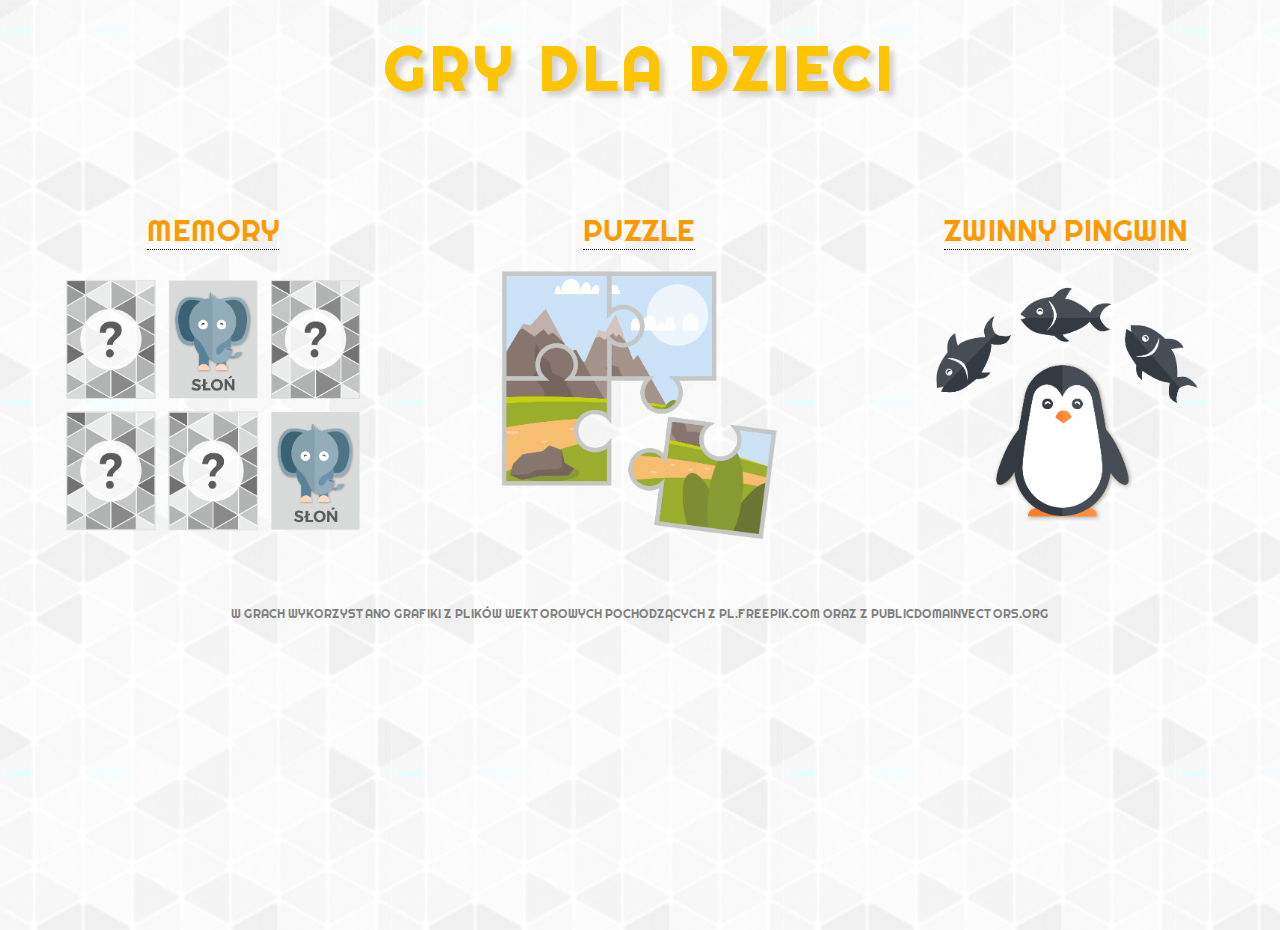
<file: index.html>
<!DOCTYPE html>
<html>

    <head>
        <meta charset="utf-8">
        <title>Gry dla dzieci</title>
        <link rel='stylesheet' href='css/style.css'>
        <link href="https://fonts.googleapis.com/css?family=Righteous&display=swap&subset=latin-ext" rel="stylesheet">

    </head>

    <body>
        <header>
            <h1>Gry dla dzieci</h1>
        </header>
        <section class="games">
            <div class="memory">
                <div class="kind_game">
                    <div class="tooltip">
                        Memory
                        <p class="tooltiptext">MEMORY - gra polega na odnajdowaniu par takich samych kart. Gracz odsłania 2 karty. Jeśli są to takie same karty, zostaną one zdjęte z&nbsp;planszy. Jeśli nie, karty zostaną ponownie zasłonięte. Celem gracza jest zdjęcie wszystkich kart przy możliwie najmniejszej liczbie ruchów.</p>
                    </div>
                </div>
                <a href="./memory.html">
                    <div class="icon game1">
                    </div>
                </a>
            </div>
            <div class="puzzle">
                <div class="kind_game">
                    <div class="tooltip">
                        Puzzle
                        <p class="tooltiptext">PUZZLE - gra polega na ułóżeniu wybranego obrazka z&nbsp;przemieszanych elementów. Jedno miejsce jest puste i&nbsp;umożliwia przesuwanie sąsiednich elementów względem siebie. Do wyboru gracz ma 4 obrazki do ułożenia. Czas rozgrywki ani wykonanywane ruchy nie są zliczane - po prostu baw się dobrze!</p>
                    </div>
                </div>
                <a href="./puzzle1.html">
                    <div class="icon game2">
                    </div>
                </a>
            </div>
            <div class="penguin">
                <div class="kind_game">
                    <div class="tooltip">
                        Zwinny pingwin
                        <p class="tooltiptext">ZWINNY PINGWIN - gra polega na sterowaniu pingwinkiem w&nbsp;obrębie planszy tak, aby zebrał jak największą liczbę rybek. Zwierzątko porusza się zwinnie, a&nbsp;zderzenie ze ścianą kończy grę, więc reaguj szybko, bo czas na ruch bywa bardzo krótki. Steruj za pomocą strzałek. </p>
                    </div>
                </div>
                <a href="./penguin.html">
                    <div class="icon game3">
                    </div>
                </a>
            </div>
        </section>
        <div class="graphics">
            W grach wykorzystano grafiki z plików wektorowych pochodzących z <a href="https://pl.freepik.com/darmowe-wektory/zwierzat" target="_blank" title="wektory ZWIERZĘTA">pl.freepik.com</a> oraz z <a href="https://publicdomainvectors.org/en/free-clipart/nature/" target="_blank" title="wektory NATURA">publicdomainvectors.org</a>
        </div>
    </body>
</html>
</file>
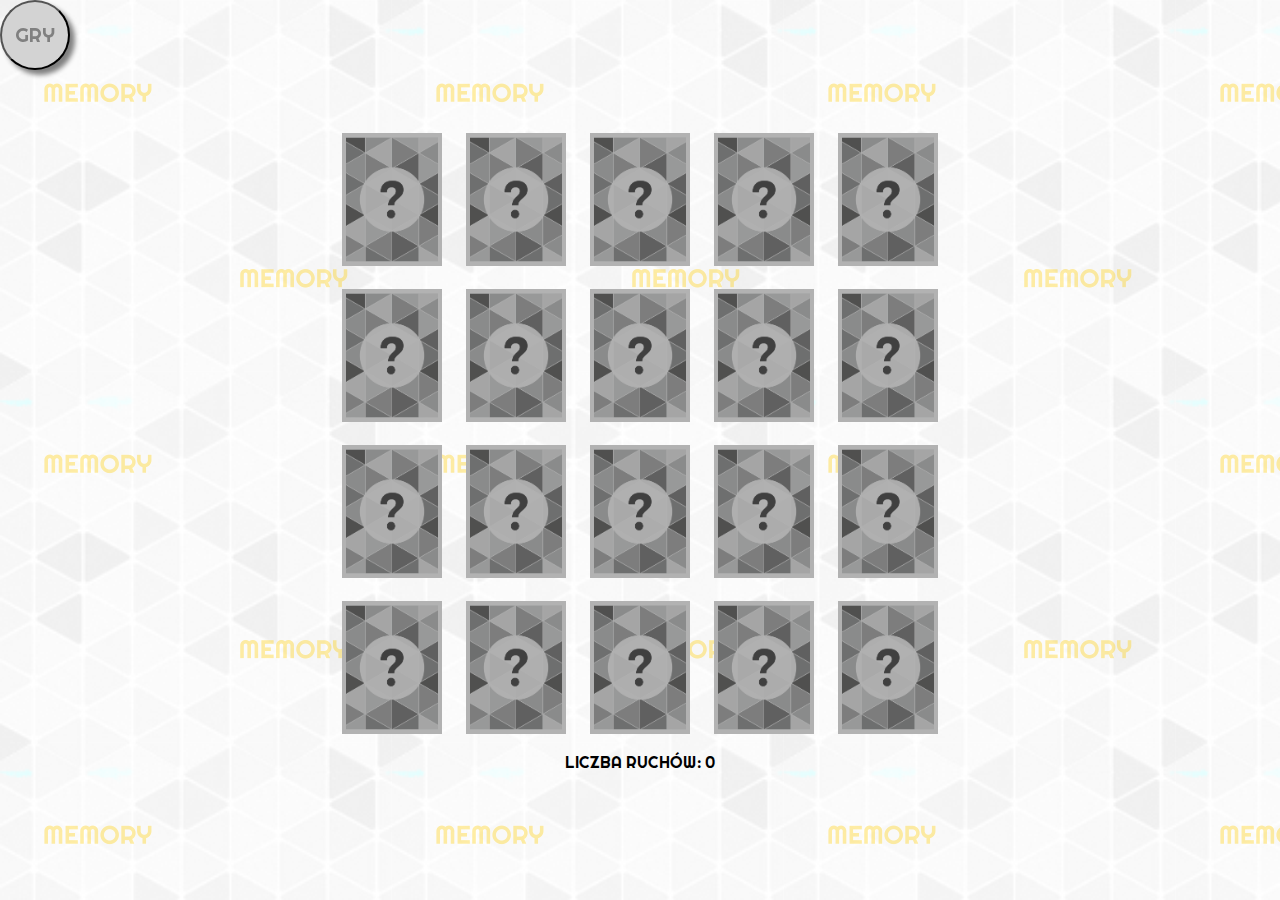
<file: memory.html>
<!DOCTYPE html>
<html>
    <head>
        <meta charset="utf-8">
        <title>Memory</title>
        <link rel='stylesheet' href='css/style.css'>
        <link href="https://fonts.googleapis.com/css?family=Righteous&display=swap&subset=latin-ext" rel="stylesheet">
    </head>

    <body>
        <main class="game-memory">
            <section class="memo">
                <div class="memory-board">
                    <!--Pierwsza linia kart-->
                    <div class="clearfix cardsLine">
                        <div id="card0" class="cards"></div>
                        <div id="card1" class="cards"></div>
                        <div id="card2" class="cards"></div>
                        <div id="card3" class="cards"></div>
                        <div id="card4" class="cards"></div>
                    </div>
                    <!--Druga linia kart-->
                    <div class="clearfix cardsLine">
                        <div id="card5" class="cards"></div>
                        <div id="card6" class="cards"></div>
                        <div id="card7" class="cards"></div>
                        <div id="card8" class="cards"></div>
                        <div id="card9" class="cards"></div>
                    </div>
                    <!--Trzecia linia kart-->
                    <div class="clearfix cardsLine">
                        <div id="card10" class="cards"></div>
                        <div id="card11" class="cards"></div>
                        <div id="card12" class="cards"></div>
                        <div id="card13" class="cards"></div>
                        <div id="card14" class="cards"></div>
                    </div>
                    <!--Czwarta linia kart-->
                    <div class="clearfix cardsLine">
                        <div id="card15" class="cards"></div>
                        <div id="card16" class="cards"></div>
                        <div id="card17" class="cards"></div>
                        <div id="card18" class="cards"></div>
                        <div id="card19" class="cards"></div>
                    </div>
                </div>
                <!--Zliczanie ruchów-->
                <div class="memory-score">
                    <div class="score">
                        Liczba ruchów: 0
                    </div>
                </div>
            </section>
            <!--Klawisz cofający do menu z grami-->
            <a href="./index.html">
                <button class="back" title="Wróć do wyboru gier">
                    Gry
                </button>
            </a>
        </main>
        <script src="js/memory.js" type="text/javascript">
        </script>
    </body>

</html>
</file>
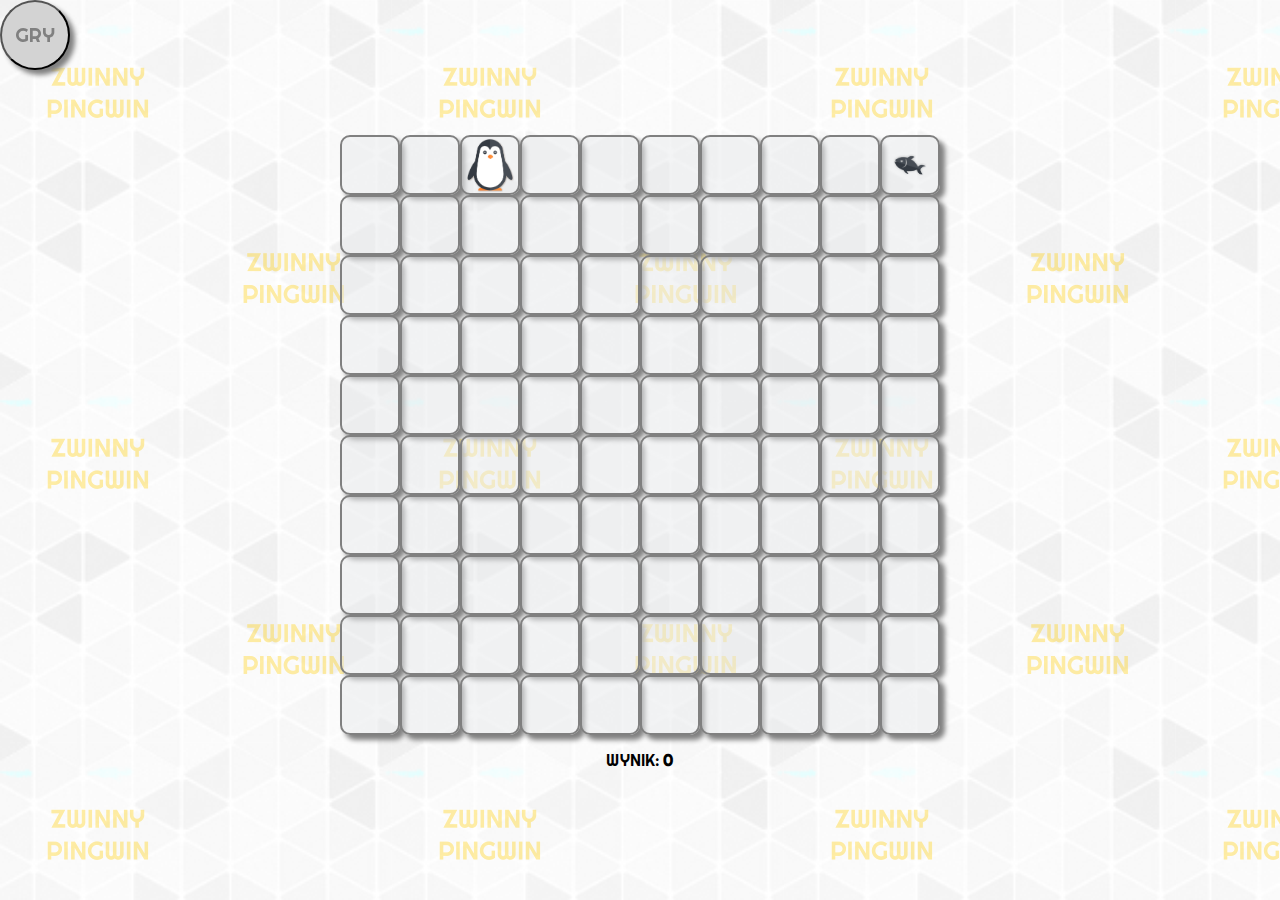
<file: penguin.html>
<!DOCTYPE html>
<html>
    <head>
        <meta charset="utf-8">
        <title>Zwinny pingwin</title>
        <link rel='stylesheet' href='css/style.css'>
        <link href="https://fonts.googleapis.com/css?family=Righteous&display=swap&subset=latin-ext" rel="stylesheet">
    </head>

    <body>
        <main class="game-penguin">
            <section class="peng">
                <!--Plansza, po której porusza się pingwin-->
                <div class='penguin-board'>
                    <div></div>
                    <div></div>
                    <div></div>
                    <div></div>
                    <div></div>
                    <div></div>
                    <div></div>
                    <div></div>
                    <div></div>
                    <div></div>
                    <div></div>
                    <div></div>
                    <div></div>
                    <div></div>
                    <div></div>
                    <div></div>
                    <div></div>
                    <div></div>
                    <div></div>
                    <div></div>
                    <div></div>
                    <div></div>
                    <div></div>
                    <div></div>
                    <div></div>
                    <div></div>
                    <div></div>
                    <div></div>
                    <div></div>
                    <div></div>
                    <div></div>
                    <div></div>
                    <div></div>
                    <div></div>
                    <div></div>
                    <div></div>
                    <div></div>
                    <div></div>
                    <div></div>
                    <div></div>
                    <div></div>
                    <div></div>
                    <div></div>
                    <div></div>
                    <div></div>
                    <div></div>
                    <div></div>
                    <div></div>
                    <div></div>
                    <div></div>
                    <div></div>
                    <div></div>
                    <div></div>
                    <div></div>
                    <div></div>
                    <div></div>
                    <div></div>
                    <div></div>
                    <div></div>
                    <div></div>
                    <div></div>
                    <div></div>
                    <div></div>
                    <div></div>
                    <div></div>
                    <div></div>
                    <div></div>
                    <div></div>
                    <div></div>
                    <div></div>
                    <div></div>
                    <div></div>
                    <div></div>
                    <div></div>
                    <div></div>
                    <div></div>
                    <div></div>
                    <div></div>
                    <div></div>
                    <div></div>
                    <div></div>
                    <div></div>
                    <div></div>
                    <div></div>
                    <div></div>
                    <div></div>
                    <div></div>
                    <div></div>
                    <div></div>
                    <div></div>
                    <div></div>
                    <div></div>
                    <div></div>
                    <div></div>
                    <div></div>
                    <div></div>
                    <div></div>
                    <div></div>
                    <div></div>
                    <div></div>
                </div>
                <!--Zliczanie zebranych rybek-->
                <div class="penguin-score">
                    <div class="points">
                        Wynik: <strong>0</strong>
                    </div>
                </div>
                <!--Dla małych ekranów: strzałki do nawigowania pingwinem-->
                <div class="arrows">
                    <div class="small">
                    </div>
                    <div class="small arr up">
                    </div>
                    <div class="small">
                    </div>
                    <div class="small arr left">
                    </div>
                    <div class="small">
                    </div>
                    <div class="small arr right">
                    </div>
                    <div class="small">
                    </div>
                    <div class="small arr down">
                    </div>
                    <div class="small">
                    </div>
                </div>
            </section>
            <!--Klawisz cofający do menu z grami-->
            <a href="./index.html">
                <button class="back" title="Wróć do wyboru gier">
                    Gry
                </button>
            </a>
        </main>
        <script src="js/penguin.js" type="text/javascript">
        </script>
    </body>
</html>
</file>
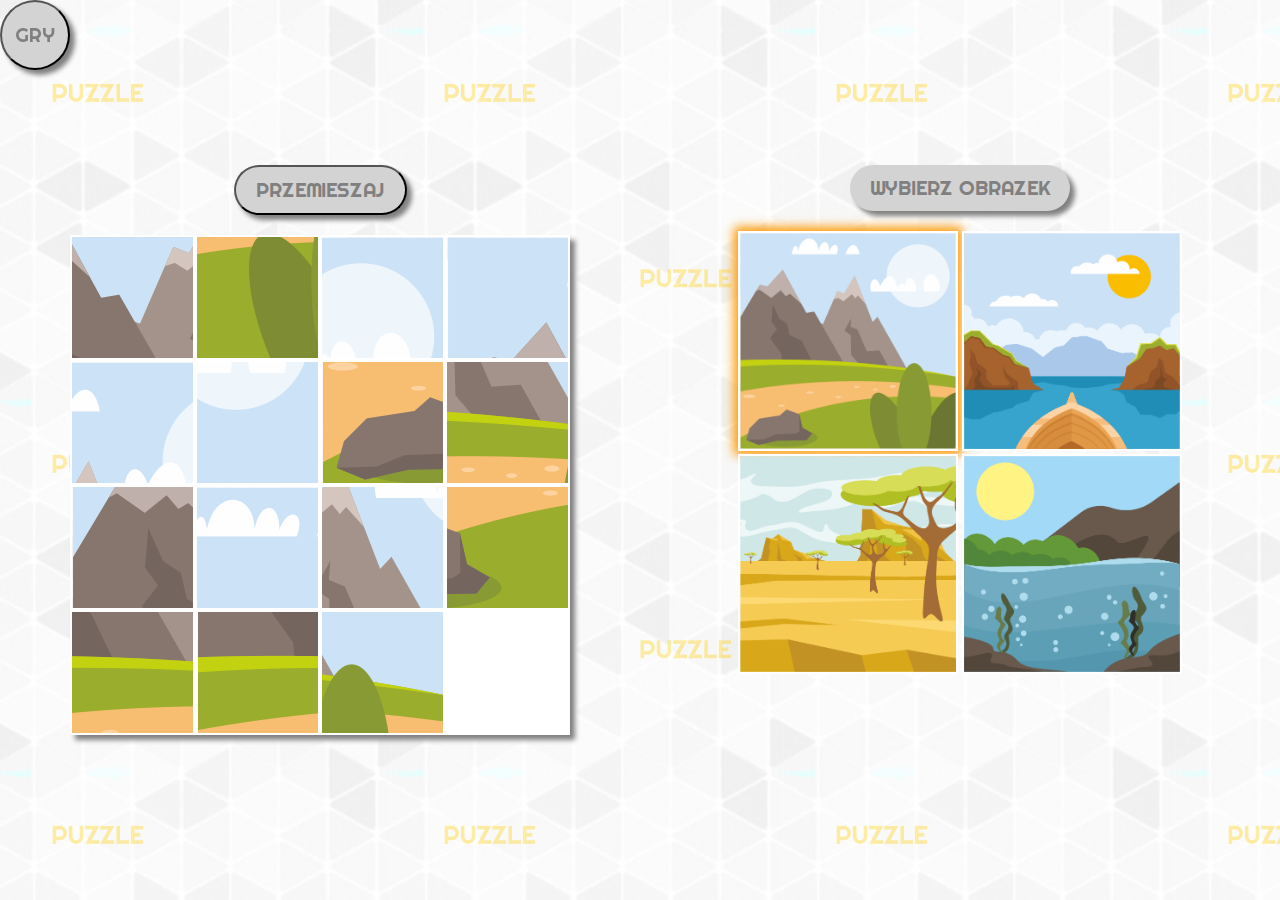
<file: puzzle1.html>
<!DOCTYPE html>
<html>

    <head>
        <meta charset="utf-8">
        <title>Puzzle</title>
        <link rel='stylesheet' href='css/style.css'>
        <link href="https://fonts.googleapis.com/css?family=Righteous&display=swap&subset=latin-ext" rel="stylesheet">
        <style>
            .block1, .block2, .block3, .block4, .block5, .block6, .block7, .block8, .block9, .block10, .block11, .block12, .block13, .block14, .block15 {
                background-image: url(./img/puzzle/mountain.png);
            }
        </style>
    </head>

    <body>
        <main class="game-puzzle">
            <!--Sekcja z układanym aktualnie obrazkiem-->
            <section class="main-puzzle">
                <button class="center mix" onClick="mix()">Przemieszaj</button>
                <div class="table center">
                     <div id="part1">
                        <div id="square1_1" class="block6" onClick="clkBlock(1,1)"></div>
                        <div id="square1_2" class="block15" onClick="clkBlock(1,2)"></div>
                        <div id="square1_3" class="block4" onClick="clkBlock(1,3)"></div>
                        <div id="square1_4" class="block1" onClick="clkBlock(1,4)"></div>
                     </div>
                     <div id="part2">
                        <div id="square2_1" class="block3" onClick="clkBlock(2,1)"></div>
                        <div id="square2_2" class="block8" onClick="clkBlock(2,2)"></div>
                        <div id="square2_3" class="block13" onClick="clkBlock(2,3)"></div>
                        <div id="square2_4" class="block11" onClick="clkBlock(2,4)"></div>
                     </div>
                     <div id="part3">
                        <div id="square3_1" class="block5" onClick="clkBlock(3,1)"></div>
                        <div id="square3_2" class="block2" onClick="clkBlock(3,2)"></div>
                        <div id="square3_3" class="block7" onClick="clkBlock(3,3)"></div>
                        <div id="square3_4" class="block14" onClick="clkBlock(3,4)"></div>
                     </div>
                     <div id="part4">
                        <div id="square4_1" class="block10" onClick="clkBlock(4,1)"></div>
                        <div id="square4_2" class="block9" onClick="clkBlock(4,2)"></div>
                        <div id="square4_3" class="block12" onClick="clkBlock(4,3)"></div>
                        <div id="square4_4" class="block16" onClick="clkBlock(4,4)"></div>
                     </div>
                </div>
            </section>
            <!--Sekcja z obrazkami do wyboru-->
            <section class="choice-puzzle">
                <div class="center choice">
                    Wybierz obrazek
                </div>
                <div class="table">
                    <div class="line1">
                        <a href="#">
                            <div class="kind1 checked">
                            </div>
                        </a>
                        <a href="./puzzle2.html">
                            <div class="kind2">
                            </div>
                        </a>
                    </div>
                    <div class="line2">
                        <a href="./puzzle3.html">
                            <div class="kind3">
                            </div>
                        </a>
                        <a href="./puzzle4.html">
                            <div class="kind4">
                            </div>
                        </a>
                    </div>
                </div>
            </section>
            <!--Klawisz cofający do menu z grami-->
            <a href="./index.html">
                <button class="back" title="Wróć do wyboru gier">
                    Gry
                </button>
            </a>
        </main>

        <script>
            //tworzę funkcję do zamiany poszczególnych puzzli
            function goBlocks(square1, square2) {
                var sq = document.getElementById(square1).className;
                document.getElementById(square1).className = document.getElementById(square2).className;
                document.getElementById(square2).className = sq;

                //sprawdzam, czy obrazek jest ułożony w całość
                if ((document.getElementById("square1_1").classList.contains("block1"))&&(document.getElementById("square1_2").classList.contains("block2"))&&(document.getElementById("square1_3").classList.contains("block3"))&&(document.getElementById("square1_4").classList.contains("block4"))
                &&(document.getElementById("square2_1").classList.contains("block5"))&&(document.getElementById("square2_2").classList.contains("block6"))&&(document.getElementById("square2_3").classList.contains("block7"))&&(document.getElementById("square2_4").classList.contains("block8"))
                &&(document.getElementById("square3_1").classList.contains("block9"))&&(document.getElementById("square3_2").classList.contains("block10"))&&(document.getElementById("square3_3").classList.contains("block11"))&&(document.getElementById("square3_4").classList.contains("block12"))
                &&(document.getElementById("square4_1").classList.contains("block13"))&&(document.getElementById("square4_2").classList.contains("block14"))&&(document.getElementById("square4_3").classList.contains("block15"))&&(document.getElementById("square4_4").classList.contains("block16"))) {
                    return alert("Brawo! Obrazek gotowy!");
                }
            }

            //tworzę funkcję, która przetasuje układ puzzli
            function mix() {
                for (var row = 1; row <= 4; row++) {
                    for (var col = 1; col <= 4; col++) {
                        var roww = Math.floor(Math.random()*4 + 1); //losowy rząd 1-4
                        var coll = Math.floor(Math.random()*4 + 1); //losowa kolumna 1-4

                        goBlocks("square" + row + "_" + col, "square" + roww + "_" + coll);
                    }
                }
            }

            //funkcja do przesuwania puzzli w miejsce białego miejsca
            function clkBlock(row,col) {
                var square = document.getElementById("square" + row + "_" + col);
                var block = square.className;
                if (block != "block16") {
                    // jeśli puste miejsce mam po lewej stronie
                    if (col > 1) {
                        if (document.getElementById("square" + row + "_" + (col - 1)).className == "block16") {
                            goBlocks("square" + row + "_" + col, "square" + row + "_" + (col - 1));
                            return;
                        }
                    }
                    // jeśli puste miejsce mam po prawej stronie
                    if (col < 4) {
                        if (document.getElementById("square" + row + "_" + (col + 1)).className == "block16") {
                            goBlocks("square" + row + "_" + col, "square" + row + "_" + (col + 1));
                            return;
                        }
                    }
                    // jeśli puste miejsce mam powyżej
                    if (row > 1 ) {
                        if (document.getElementById("square" + (row - 1) + "_" + col).className == "block16") {
                            goBlocks("square" + row + "_" + col, "square" + (row - 1) + "_" + col);
                            return;
                        }
                    }
                    // jeśli puste miejsce mam poniżej
                    if (row < 4 ) {
                        if (document.getElementById("square" + (row + 1) + "_" + col).className == "block16") {
                            goBlocks("square" + row + "_" + col, "square" + (row + 1) + "_" + col);
                            return;
                        }
                    }
                }
            }
        </script>
    </body>

</html>
</file>
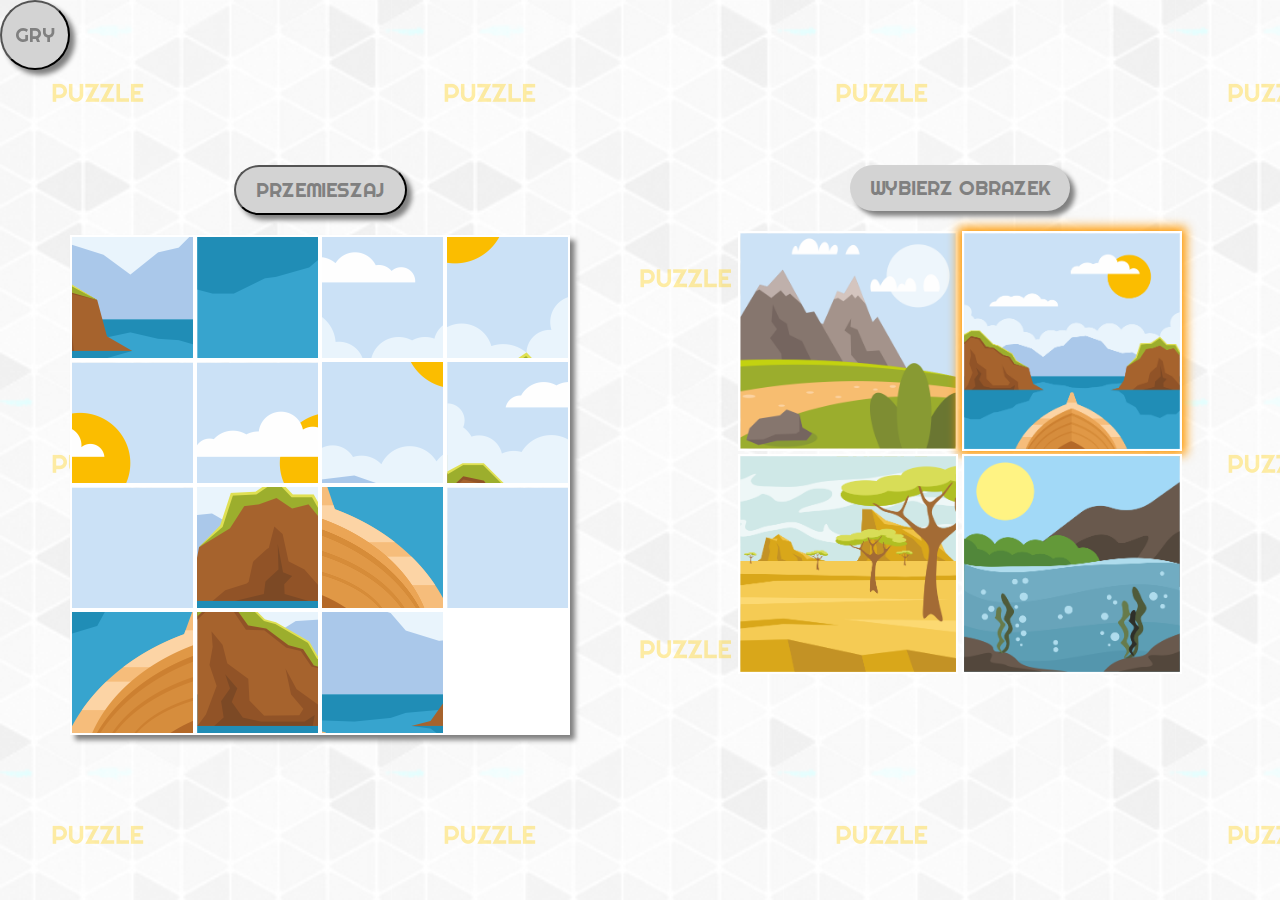
<file: puzzle2.html>
<!DOCTYPE html>
<html>

    <head>
        <meta charset="utf-8">
        <title>Puzzle</title>
        <link rel='stylesheet' href='css/style.css'>
        <link href="https://fonts.googleapis.com/css?family=Righteous&display=swap&subset=latin-ext" rel="stylesheet">
        <style>
            .block1, .block2, .block3, .block4, .block5, .block6, .block7, .block8, .block9, .block10, .block11, .block12, .block13, .block14, .block15 {
                background-image: url(./img/puzzle/lake.png);
            }
        </style>
    </head>

    <body>
        <main class="game-puzzle">
            <!--Sekcja z układanym aktualnie obrazkiem-->
            <section class="main-puzzle">
                <button class="center mix" onClick="mix()">Przemieszaj</button>
                <div class="table center">
                     <div id="part1">
                        <div id="square1_1" class="block10" onClick="clkBlock(1,1)"></div>
                        <div id="square1_2" class="block13" onClick="clkBlock(1,2)"></div>
                        <div id="square1_3" class="block6" onClick="clkBlock(1,3)"></div>
                        <div id="square1_4" class="block8" onClick="clkBlock(1,4)"></div>
                     </div>
                     <div id="part2">
                        <div id="square2_1" class="block4" onClick="clkBlock(2,1)"></div>
                        <div id="square2_2" class="block3" onClick="clkBlock(2,2)"></div>
                        <div id="square2_3" class="block7" onClick="clkBlock(2,3)"></div>
                        <div id="square2_4" class="block5" onClick="clkBlock(2,4)"></div>
                     </div>
                     <div id="part3">
                        <div id="square3_1" class="block2" onClick="clkBlock(3,1)"></div>
                        <div id="square3_2" class="block12" onClick="clkBlock(3,2)"></div>
                        <div id="square3_3" class="block15" onClick="clkBlock(3,3)"></div>
                        <div id="square3_4" class="block1" onClick="clkBlock(3,4)"></div>
                     </div>
                     <div id="part4">
                        <div id="square4_1" class="block14" onClick="clkBlock(4,1)"></div>
                        <div id="square4_2" class="block9" onClick="clkBlock(4,2)"></div>
                        <div id="square4_3" class="block11" onClick="clkBlock(4,3)"></div>
                        <div id="square4_4" class="block16" onClick="clkBlock(4,4)"></div>
                     </div>
                </div>
            </section>
            <!--Sekcja z obrazkami do wyboru-->
            <section class="choice-puzzle">
                <div class="center choice">
                    Wybierz obrazek
                </div>
                <div class="table">
                  <div class="line1">
                      <a href="./puzzle1.html">
                          <div class="kind1">
                          </div>
                      </a>
                      <a href="#">
                          <div class="kind2 checked">
                          </div>
                      </a>
                  </div>
                  <div class="line2">
                      <a href="./puzzle3.html">
                          <div class="kind3">
                          </div>
                      </a>
                      <a href="./puzzle4.html">
                          <div class="kind4">
                          </div>
                      </a>
                  </div>
                </div>
            </section>
            <!--Klawisz cofający do menu z grami-->
            <a href="./index.html">
                <button class="back" title="Wróć do wyboru gier">
                    Gry
                </button>
            </a>
        </main>

        <script>
            //tworzę funkcję do zamiany poszczególnych puzzli
            function goBlocks(square1, square2) {
                var sq = document.getElementById(square1).className;
                document.getElementById(square1).className = document.getElementById(square2).className;
                document.getElementById(square2).className = sq;

                //sprawdzam, czy obrazek jest ułożony w całość
                if ((document.getElementById("square1_1").classList.contains("block1"))&&(document.getElementById("square1_2").classList.contains("block2"))&&(document.getElementById("square1_3").classList.contains("block3"))&&(document.getElementById("square1_4").classList.contains("block4"))
                &&(document.getElementById("square2_1").classList.contains("block5"))&&(document.getElementById("square2_2").classList.contains("block6"))&&(document.getElementById("square2_3").classList.contains("block7"))&&(document.getElementById("square2_4").classList.contains("block8"))
                &&(document.getElementById("square3_1").classList.contains("block9"))&&(document.getElementById("square3_2").classList.contains("block10"))&&(document.getElementById("square3_3").classList.contains("block11"))&&(document.getElementById("square3_4").classList.contains("block12"))
                &&(document.getElementById("square4_1").classList.contains("block13"))&&(document.getElementById("square4_2").classList.contains("block14"))&&(document.getElementById("square4_3").classList.contains("block15"))&&(document.getElementById("square4_4").classList.contains("block16"))) {
                    return alert("Brawo! Obrazek gotowy!");
                }
            }

            //tworzę funkcję, która przetasuje układ puzzli
            function mix() {
                for (var row = 1; row <= 4; row++) {
                    for (var col = 1; col <= 4; col++) {
                        var roww = Math.floor(Math.random()*4 + 1); //losowy rząd 1-4
                        var coll = Math.floor(Math.random()*4 + 1); //losowa kolumna 1-4

                        goBlocks("square" + row + "_" + col, "square" + roww + "_" + coll);
                        return;
                    }
                }
            }

            //funkcja do przesuwania puzzli w miejsce białego miejsca
            function clkBlock(row,col) {
                var block = (document.getElementById("square" + row + "_" + col)).className;
                if (block != "block16") {
                    // jeśli puste miejsce mam po lewej stronie
                    if (col > 1) {
                        if (document.getElementById("square" + row + "_" + (col - 1)).className == "block16") {
                            goBlocks("square" + row + "_" + col, "square" + row + "_" + (col - 1));
                            return;
                        }
                    }
                    // jeśli puste miejsce mam po prawej stronie
                    if (col < 4) {
                        if (document.getElementById("square" + row + "_" + (col + 1)).className == "block16") {
                            goBlocks("square" + row + "_" + col, "square" + row + "_" + (col + 1));
                            return;
                        }
                    }
                    // jeśli puste miejsce mam powyżej
                    if (row > 1 ) {
                        if (document.getElementById("square" + (row - 1) + "_" + col).className == "block16") {
                            goBlocks("square" + row + "_" + col, "square" + (row - 1) + "_" + col);
                            return;
                        }
                    }
                    // jeśli puste miejsce mam poniżej
                    if (row < 4 ) {
                        if (document.getElementById("square" + (row + 1) + "_" + col).className == "block16") {
                            goBlocks("square" + row + "_" + col, "square" + (row + 1) + "_" + col);
                            return;
                        }
                    }
                }
            }
        </script>
    </body>

</html>
</file>
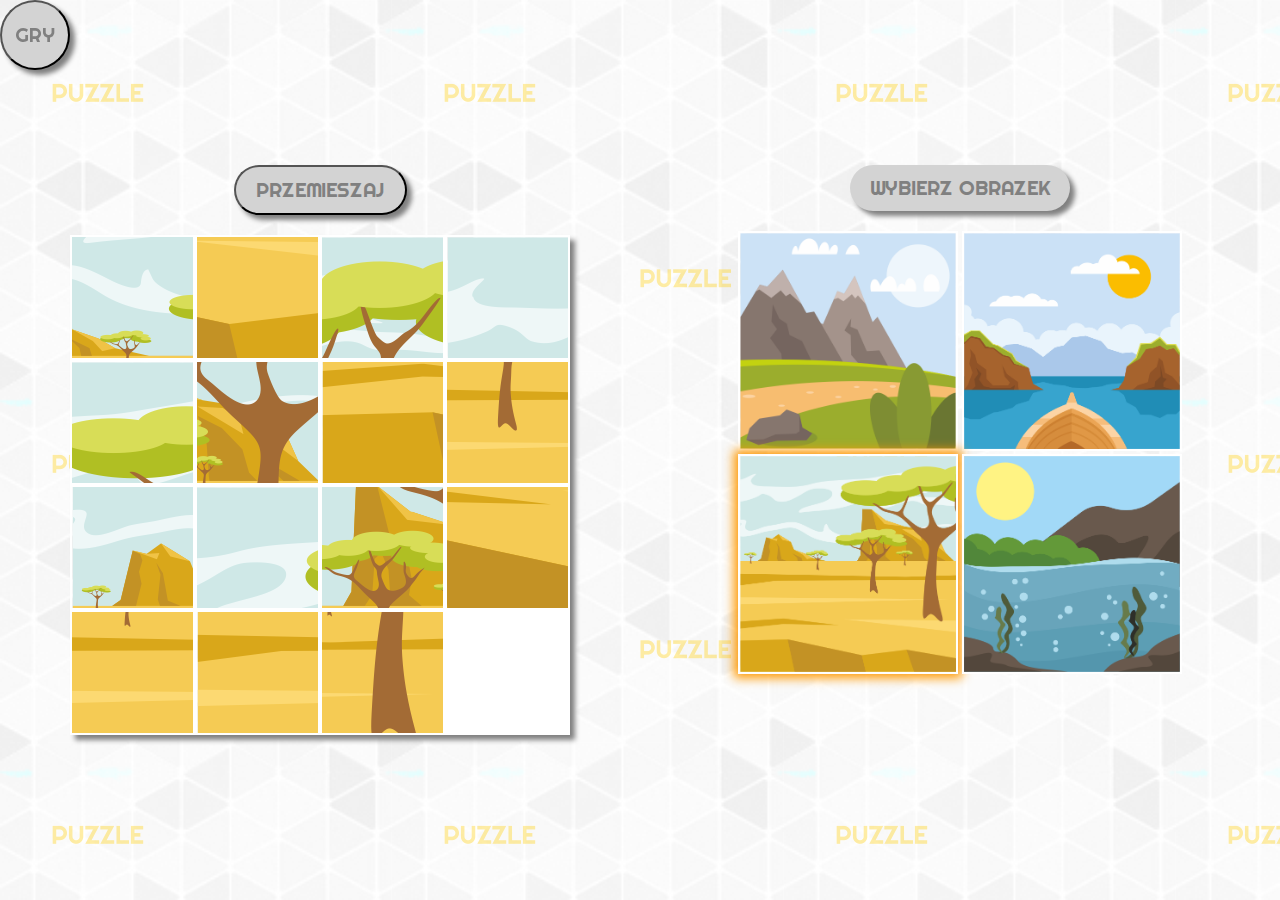
<file: puzzle3.html>
<!DOCTYPE html>
<html>

    <head>
        <meta charset="utf-8">
        <title>Puzzle</title>
        <link rel='stylesheet' href='css/style.css'>
        <link href="https://fonts.googleapis.com/css?family=Righteous&display=swap&subset=latin-ext" rel="stylesheet">
        <style>
            .block1, .block2, .block3, .block4, .block5, .block6, .block7, .block8, .block9, .block10, .block11, .block12, .block13, .block14, .block15 {
                background-image: url(./img/puzzle/desert.png);
            }
        </style>
    </head>

    <body>
        <main class="game-puzzle">
            <!--Sekcja z układanym aktualnie obrazkiem-->
            <section class="main-puzzle">
                <button class="center mix" onClick="mix()">Przemieszaj</button>
                <div class="table center">
                    <div id="part1">
                       <div id="square1_1" class="block6" onClick="clkBlock(1,1)"></div>
                       <div id="square1_2" class="block15" onClick="clkBlock(1,2)"></div>
                       <div id="square1_3" class="block4" onClick="clkBlock(1,3)"></div>
                       <div id="square1_4" class="block1" onClick="clkBlock(1,4)"></div>
                    </div>
                    <div id="part2">
                       <div id="square2_1" class="block3" onClick="clkBlock(2,1)"></div>
                       <div id="square2_2" class="block8" onClick="clkBlock(2,2)"></div>
                       <div id="square2_3" class="block13" onClick="clkBlock(2,3)"></div>
                       <div id="square2_4" class="block11" onClick="clkBlock(2,4)"></div>
                    </div>
                    <div id="part3">
                       <div id="square3_1" class="block5" onClick="clkBlock(3,1)"></div>
                       <div id="square3_2" class="block2" onClick="clkBlock(3,2)"></div>
                       <div id="square3_3" class="block7" onClick="clkBlock(3,3)"></div>
                       <div id="square3_4" class="block14" onClick="clkBlock(3,4)"></div>
                    </div>
                    <div id="part4">
                       <div id="square4_1" class="block10" onClick="clkBlock(4,1)"></div>
                       <div id="square4_2" class="block9" onClick="clkBlock(4,2)"></div>
                       <div id="square4_3" class="block12" onClick="clkBlock(4,3)"></div>
                       <div id="square4_4" class="block16" onClick="clkBlock(4,4)"></div>
                    </div>
                </div>
            </section>
            <!--Sekcja z obrazkami do wyboru-->
            <section class="choice-puzzle">
                <div class="center choice">
                    Wybierz obrazek
                </div>
                <div class="table">
                  <div class="line1">
                      <a href="./puzzle1.html">
                          <div class="kind1">
                          </div>
                      </a>
                      <a href="./puzzle2.html">
                          <div class="kind2">
                          </div>
                      </a>
                  </div>
                  <div class="line2">
                      <a href="#">
                          <div class="kind3 checked">
                          </div>
                      </a>
                      <a href="./puzzle4.html">
                          <div class="kind4">
                          </div>
                      </a>
                  </div>
                </div>
            </section>
            <!--Klawisz cofający do menu z grami-->
            <a href="./index.html">
                <button class="back" title="Wróć do wyboru gier">
                    Gry
                </button>
            </a>
        </main>

        <script>

            //tworzę funkcję do zamiany poszczególnych puzzli
            function goBlocks(square1, square2) {
                var sq = document.getElementById(square1).className;
                document.getElementById(square1).className = document.getElementById(square2).className;
                document.getElementById(square2).className = sq;

                //sprawdzam, czy obrazek jest ułożony w całość
                if ((document.getElementById("square1_1").classList.contains("block1"))&&(document.getElementById("square1_2").classList.contains("block2"))&&(document.getElementById("square1_3").classList.contains("block3"))&&(document.getElementById("square1_4").classList.contains("block4"))
                &&(document.getElementById("square2_1").classList.contains("block5"))&&(document.getElementById("square2_2").classList.contains("block6"))&&(document.getElementById("square2_3").classList.contains("block7"))&&(document.getElementById("square2_4").classList.contains("block8"))
                &&(document.getElementById("square3_1").classList.contains("block9"))&&(document.getElementById("square3_2").classList.contains("block10"))&&(document.getElementById("square3_3").classList.contains("block11"))&&(document.getElementById("square3_4").classList.contains("block12"))
                &&(document.getElementById("square4_1").classList.contains("block13"))&&(document.getElementById("square4_2").classList.contains("block14"))&&(document.getElementById("square4_3").classList.contains("block15"))&&(document.getElementById("square4_4").classList.contains("block16"))) {
                    return alert("Brawo! Obrazek gotowy!");
                }
            }

            //tworzę funkcję, która przetasuje układ puzzli
            function mix() {
                for (var row = 1; row <= 4; row++) {
                    for (var col = 1; col <= 4; col++) {
                        var roww = Math.floor(Math.random()*4 + 1); //losowy rząd 1-4
                        var coll = Math.floor(Math.random()*4 + 1); //losowa kolumna 1-4

                        goBlocks("square" + row + "_" + col, "square" + roww + "_" + coll);
                    }
                }
            }

            //funkcja do przesuwania puzzli w miejsce białego miejsca
            function clkBlock(row,col) {
                var square = document.getElementById("square" + row + "_" + col);
                var block = square.className;
                if (block != "block16") {
                    // jeśli puste miejsce mam po lewej stronie
                    if (col > 1) {
                        if (document.getElementById("square" + row + "_" + (col - 1)).className == "block16") {
                            goBlocks("square" + row + "_" + col, "square" + row + "_" + (col - 1));
                            return;
                        }
                    }
                    // jeśli puste miejsce mam po prawej stronie
                    if (col < 4) {
                        if (document.getElementById("square" + row + "_" + (col + 1)).className == "block16") {
                            goBlocks("square" + row + "_" + col, "square" + row + "_" + (col + 1));
                            return;
                        }
                    }
                    // jeśli puste miejsce mam powyżej
                    if (row > 1 ) {
                        if (document.getElementById("square" + (row - 1) + "_" + col).className == "block16") {
                            goBlocks("square" + row + "_" + col, "square" + (row - 1) + "_" + col);
                            return;
                        }
                    }
                    // jeśli puste miejsce mam poniżej
                    if (row < 4 ) {
                        if (document.getElementById("square" + (row + 1) + "_" + col).className == "block16") {
                            goBlocks("square" + row + "_" + col, "square" + (row + 1) + "_" + col);
                            return;
                        }
                    }
                }
            }
        </script>
    </body>

</html>
</file>
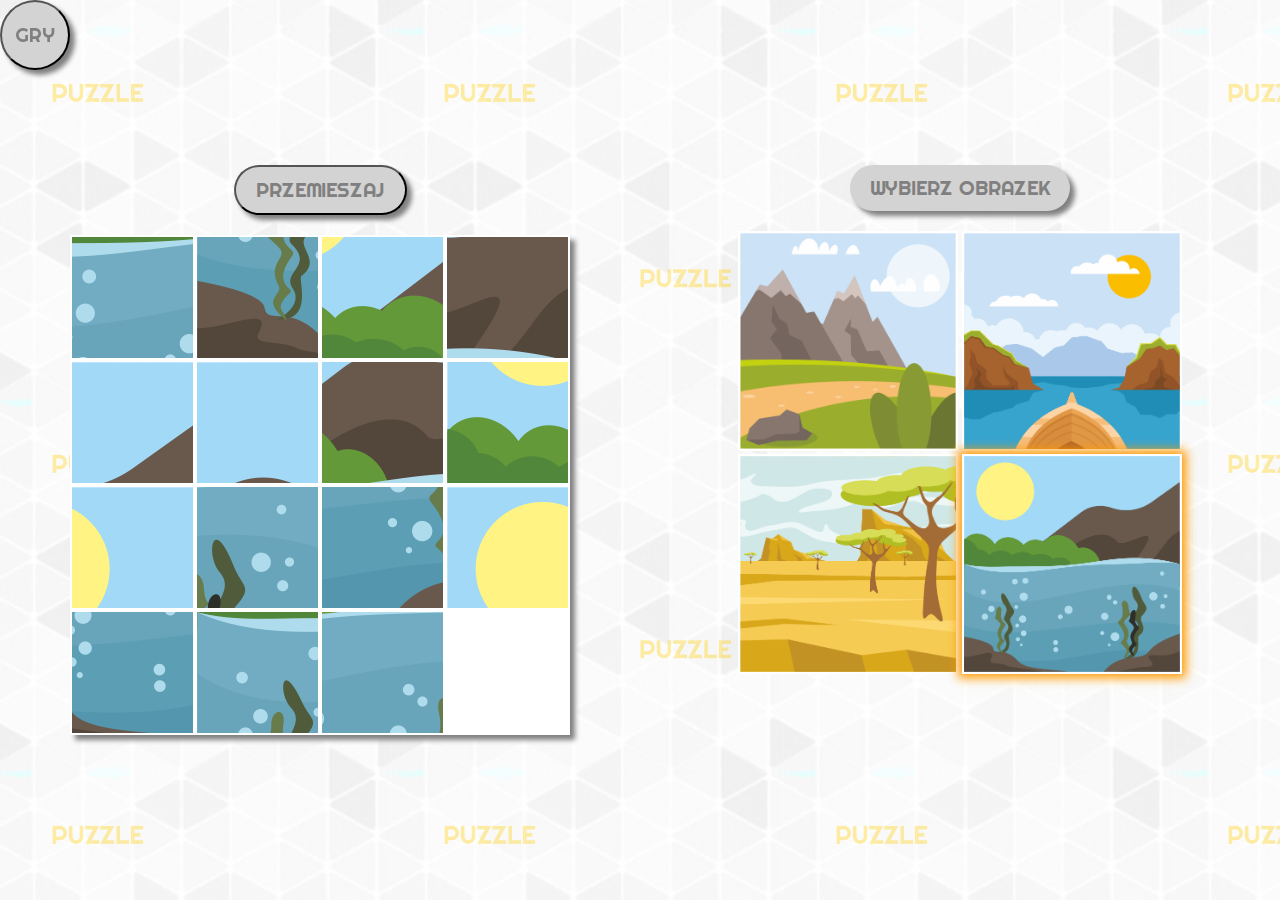
<file: puzzle4.html>
<!DOCTYPE html>
<html>

    <head>
        <meta charset="utf-8">
        <title>Puzzle</title>
        <link rel='stylesheet' href='css/style.css'>
        <link href="https://fonts.googleapis.com/css?family=Righteous&display=swap&subset=latin-ext" rel="stylesheet">
        <style>
            .block1, .block2, .block3, .block4, .block5, .block6, .block7, .block8, .block9, .block10, .block11, .block12, .block13, .block14, .block15 {
                background-image: url(./img/puzzle/river.png);
            }
        </style>
    </head>

    <body>
        <main class="game-puzzle">
            <!--Sekcja z układanym aktualnie obrazkiem-->
            <section class="main-puzzle">
                <button class="center mix" onClick="mix()">Przemieszaj</button>
                <div class="table center">
                    <div id="part1">
                       <div id="square1_1" class="block10" onClick="clkBlock(1,1)"></div>
                       <div id="square1_2" class="block13" onClick="clkBlock(1,2)"></div>
                       <div id="square1_3" class="block6" onClick="clkBlock(1,3)"></div>
                       <div id="square1_4" class="block8" onClick="clkBlock(1,4)"></div>
                    </div>
                    <div id="part2">
                       <div id="square2_1" class="block4" onClick="clkBlock(2,1)"></div>
                       <div id="square2_2" class="block3" onClick="clkBlock(2,2)"></div>
                       <div id="square2_3" class="block7" onClick="clkBlock(2,3)"></div>
                       <div id="square2_4" class="block5" onClick="clkBlock(2,4)"></div>
                    </div>
                    <div id="part3">
                       <div id="square3_1" class="block2" onClick="clkBlock(3,1)"></div>
                       <div id="square3_2" class="block12" onClick="clkBlock(3,2)"></div>
                       <div id="square3_3" class="block15" onClick="clkBlock(3,3)"></div>
                       <div id="square3_4" class="block1" onClick="clkBlock(3,4)"></div>
                    </div>
                    <div id="part4">
                       <div id="square4_1" class="block14" onClick="clkBlock(4,1)"></div>
                       <div id="square4_2" class="block9" onClick="clkBlock(4,2)"></div>
                       <div id="square4_3" class="block11" onClick="clkBlock(4,3)"></div>
                       <div id="square4_4" class="block16" onClick="clkBlock(4,4)"></div>
                    </div>
                </div>
            </section>
            <!--Sekcja z obrazkami do wyboru-->
            <section class="choice-puzzle">
                <div class="center choice">
                    Wybierz obrazek
                </div>
                <div class="table">
                  <div class="line1">
                      <a href="./puzzle1.html">
                          <div class="kind1">
                          </div>
                      </a>
                      <a href="./puzzle2.html">
                          <div class="kind2">
                          </div>
                      </a>
                  </div>
                  <div class="line2">
                      <a href="./puzzle3.html">
                          <div class="kind3">
                          </div>
                      </a>
                      <a href="#">
                          <div class="kind4 checked">
                          </div>
                      </a>
                  </div>
                </div>
            </section>
            <!--Klawisz cofający do menu z grami-->
            <a href="./index.html">
                <button class="back" title="Wróć do wyboru gier">
                    Gry
                </button>
            </a>
        </main>

        <script>

            //tworzę funkcję do zamiany poszczególnych puzzli
            function goBlocks(square1, square2) {
                var sq = document.getElementById(square1).className;
                document.getElementById(square1).className = document.getElementById(square2).className;
                document.getElementById(square2).className = sq;

                //sprawdzam, czy obrazek jest ułożony w całość
                if ((document.getElementById("square1_1").classList.contains("block1"))&&(document.getElementById("square1_2").classList.contains("block2"))&&(document.getElementById("square1_3").classList.contains("block3"))&&(document.getElementById("square1_4").classList.contains("block4"))
                &&(document.getElementById("square2_1").classList.contains("block5"))&&(document.getElementById("square2_2").classList.contains("block6"))&&(document.getElementById("square2_3").classList.contains("block7"))&&(document.getElementById("square2_4").classList.contains("block8"))
                &&(document.getElementById("square3_1").classList.contains("block9"))&&(document.getElementById("square3_2").classList.contains("block10"))&&(document.getElementById("square3_3").classList.contains("block11"))&&(document.getElementById("square3_4").classList.contains("block12"))
                &&(document.getElementById("square4_1").classList.contains("block13"))&&(document.getElementById("square4_2").classList.contains("block14"))&&(document.getElementById("square4_3").classList.contains("block15"))&&(document.getElementById("square4_4").classList.contains("block16"))) {
                    return alert("Brawo! Obrazek gotowy!");
                }
            }

            //tworzę funkcję, która przetasuje układ puzzli
            function mix() {
                for (var row = 1; row <= 4; row++) {
                    for (var col = 1; col <= 4; col++) {
                        var roww = Math.floor(Math.random()*4 + 1); //losowy rząd 1-4
                        var coll = Math.floor(Math.random()*4 + 1); //losowa kolumna 1-4

                        goBlocks("square" + row + "_" + col, "square" + roww + "_" + coll);
                    }
                }
            }

            //funkcja do przesuwania puzzli w miejsce białego miejsca
            function clkBlock(row,col) {
                var square = document.getElementById("square" + row + "_" + col);
                var block = square.className;
                if (block != "block16") {
                    // jeśli puste miejsce mam po lewej stronie
                    if (col > 1) {
                        if (document.getElementById("square" + row + "_" + (col - 1)).className == "block16") {
                            goBlocks("square" + row + "_" + col, "square" + row + "_" + (col - 1));
                            return;
                        }
                    }
                    // jeśli puste miejsce mam po prawej stronie
                    if (col < 4) {
                        if (document.getElementById("square" + row + "_" + (col + 1)).className == "block16") {
                            goBlocks("square" + row + "_" + col, "square" + row + "_" + (col + 1));
                            return;
                        }
                    }
                    // jeśli puste miejsce mam powyżej
                    if (row > 1 ) {
                        if (document.getElementById("square" + (row - 1) + "_" + col).className == "block16") {
                            goBlocks("square" + row + "_" + col, "square" + (row - 1) + "_" + col);
                            return;
                        }
                    }
                    // jeśli puste miejsce mam poniżej
                    if (row < 4 ) {
                        if (document.getElementById("square" + (row + 1) + "_" + col).className == "block16") {
                            goBlocks("square" + row + "_" + col, "square" + (row + 1) + "_" + col);
                            return;
                        }
                    }
                }
            }
        </script>
    </body>

</html>
</file>
<file: css/style.css>
* {
    box-sizing: border-box;
    padding: 0;
    margin: 0;
}

body {
    background-image: url(../img/pattern.png);
    text-transform: uppercase;
    font-family: 'Righteous', cursive;
    height: 100vh;
}

/* Nagłówek */
header {
    font-family: 'Righteous', cursive;
    text-transform: uppercase;
    text-align: center;
    letter-spacing: 5px;
    font-size: 30px;
    margin: 30px 0;
    color: #ffc400;
    text-shadow: 5px 5px 5px lightgrey;
}

header span {
    color: #ff9900;
}

@media screen and (min-width: 1000px) {
    header h1 {
    }
}

/*Menu główne*/
.games {
    padding-top: 70px;
}

.memory, .puzzle, .penguin {
    width: 100%;
    height: 400px;
}

.icon {
    margin: 0 auto;
    background-size: cover;
    background-repeat: no-repeat;
    width: 300px;
    height: 300px;
}

.game1 {
    background-image: url(../img/memory/memory.png);
}

.game2 {
    background-image: url(../img/puzzle/puzzle.png);
}

.game3 {
    background-image: url(../img/penguin/penguin-game.png);
}

.kind_game {
    text-transform: uppercase;
    font-size: 30px;
    color: #ff9900;
    text-align: center;
    padding: 5px;
    margin: 0 auto;
}

.tooltip {
    position: relative;
    display: inline-block;
    border-bottom: 1px dotted black;
}

.tooltip .tooltiptext {
    visibility: hidden;
    width: 300px;
    background-color: #555;
    color: #fff;
    text-align: center;
    padding: 5px;
    border-radius: 6px;
    position: absolute;
    z-index: 1;
    bottom: 125%;
    left: 50%;
    margin-left: -150px;
    opacity: 0;
    transition: opacity 0.3s;
    font-size: 13px;
    text-transform: none;
}

.tooltip .tooltiptext::after {
    content: "";
    position: absolute;
    top: 100%;
    left: 50%;
    margin-left: -5px;
    border-width: 5px;
    border-style: solid;
    border-color: #555 transparent transparent transparent;
}

.tooltip:hover .tooltiptext {
    visibility: visible;
    opacity: 1;
}

.graphics {
    text-align: center;
    font-size: 12px;
    color: grey;
}

.graphics a {
    text-decoration: none;
    color: grey;
}

@media screen and (min-width: 1000px) {
    .games {
        height: 470px;
    }
    .memory, .puzzle, .penguin {
        width: 33.3%;
        height: 400px;
        float: left;
    }
}

/*Przyciski dla cofania do menu z grami i dla wgrania nowej gry*/
.back, .new-game {
    font-family: 'Righteous', cursive;
    font-size: 25px;
    color: grey;
    background-color: lightgrey;
    text-align: center;
    text-transform: uppercase;
    box-shadow: 5px 5px 5px grey;
}

.back {
    position: fixed;
    background-color: lightgrey;
    top: 0;
    left: 0;
    width: 80px;
    height: 80px;
    border-radius: 50%;
}

@media screen and (min-width: 1000px) {
    .back, .new-game {
        font-size: 20px;
    }
    .back {
        width: 70px;
        height: 70px;
    }
}

/*Gra MEMORY*/
.clearfix::before, .clearfix::after {
    content: "";
    clear: both;
    display: table;
}

.game-memory {
    width: 100vw;
    height: 100vh;
    background-image: url(../img/memory/pattern-memory.png);
    padding: 5px 0;
    display: table;
}

.memo {
    height: 100%;
    width: 100%;
    vertical-align: middle;
    display: table-cell;
}

.memory-board, .penguin-board {
  	width: 100vw;
  	margin: 0 auto;
    text-align: center;
    font-size: 50px;
    display: table;
}

.memory-board p, .penguin-board p {
    vertical-align: middle;
    display: table-cell;
    margin: 0 auto;
    padding: 50px 0;
}

.memory-board span, .penguin-board span {
    color: #ff9900;
}

.cardsLine {
    width: 100%;
    height: 25%;
}

.memory-score {
    margin: 0 auto;
    text-align: center;
}

.cards {
    width: 16%;
    height: 200px;
    padding: 1px;
    background-image: url("../img/memory/karta.png");
    background-size: cover;
    background-position: center;
    background-repeat: no-repeat;
    border: 4px solid white;
    display: inline-block;
    filter: brightness(70%);
}

.cards:hover {
    filter: brightness(100%);
    box-shadow: 0 0 10px 4px #ff9900;
    transition: all .3s ease-in-out;
}

.activeCard {
    filter: brightness(100%);
}

.game-memory a {
    text-decoration: none;
}

.new-game {
    padding: 20px;
    margin-top: 30px;
}

@media screen and (min-width: 750px) {
    .memory-board {
        width: 90vw;
    }
    .cards {
        height: 160px;
    }
}

@media screen and (min-width: 900px) {
    .memory-board {
        width: 700px;
    }
    .cards {
        width: 100px;
        height: 133px;
        margin: 5px;
    }
}

/*Gra PUZZLE*/
.game-puzzle {
    width: 100%;
    background-image: url(../img/puzzle/pattern-puzzle.png);
    height: 100vh;
}
.main-puzzle, .choice-puzzle {
    width: 100%;
}

.choice-puzzle {
    padding-top: 30px;
}

.table  {
    display: table;
    margin: 20px auto;
}

.center {
    display: table;
    margin: 20px auto;
    box-shadow: 5px 5px 5px grey;
}

#part1, #part2, #part3, #part4 {
    display: table-row;
}

.mix, .choice {
    font-family: 'Righteous', cursive;
    color: grey;
    font-size: 30px;
    background-color: lightgrey;
    text-transform: uppercase;
    padding: 20px;
}

.choice {
    border-radius: 50px;
}

button {
    cursor: pointer;
    border-radius: 50px;
}

button:hover {
    background-color: grey;
    color: #ffe85f;
}

/* Poszczególne elementy puzzli */
.block1, .block2, .block3, .block4, .block5, .block6, .block7, .block8, .block9, .block10, .block11, .block12, .block13, .block14, .block15, .block16 {
    display: table-cell;
    width: 125px;
    height: 125px;
    border: 2px solid white;
    cursor: pointer;
}

.block1 {
    background-position: 0 0;
}

.block2 {
    background-position: -125px 0;
}

.block3 {
    background-position: -250px 0;
}

.block4 {
    background-position: -375px 0;
}

.block5 {
    background-position: 0 -125px;
}

.block6 {
    background-position: -125px -125px;
}

.block7 {
    background-position: -250px -125px;
}

.block8 {
    background-position: -375px -125px;
}

.block9 {
    background-position: 0 -250px;
}

.block10 {
    background-position: -125px -250px;
}

.block11 {
    background-position: -250px -250px;
}

.block12 {
    background-position: -375px -250px;
}

.block13 {
    background-position: 0 -375px;
}

.block14 {
    background-position: -125px -375px;
}

.block15 {
    background-position: -250px -375px;
}

.block16 {
    background: white;
}

.kind1, .kind2, .kind3, .kind4 {
    width: 220px;
    height: 220px;
    background-size: contain;
    display: table-cell;
    border: 2px solid white;
    cursor: pointer;
}

.kind1 {
    background-image: url(../img/puzzle/mountain.png);
}

.kind2 {
    background-image: url(../img/puzzle/lake.png);
}

.kind3 {
    background-image: url(../img/puzzle/desert.png);
}

.kind4 {
    background-image: url(../img/puzzle/river.png);
}

.checked {
    box-shadow: 0 0 10px 4px #ff9900;
}

.choice-puzzle a {
    text-decoration: none;
}

@media screen and (min-width: 1000px) {
    .mix, .choice {
        font-size: 20px;
        padding: 10px 20px;
    }
    .game-puzzle {
        height: 100vh;
        vertical-align: middle;
        display: table-cell;
        width: 100vw;
    }
    .main-puzzle, .choice-puzzle {
        width: 50%;
        float: left;
    }
    .choice-puzzle {
        padding-top: 0;
    }
}

/*Gra PENGUIN*/
.game-penguin {
    width: 100%;
    background-image: url(../img/penguin/pattern-penguin.png);
    height: 100vh;
    overflow: hidden;
    display: table;
}

.peng {
    width: 100%;
    height: 100%;
    vertical-align: middle;
    display: table-cell;
}

.points {
    width: 300px;
    text-align: center;
    padding: 5px;
    margin: 0 auto;
}

.penguin-board {
    width: 600px;
    height: 600px;
    margin: 10px auto;
}

.penguin-board > div {
    float: left;
    width: 60px;
    height: 60px;
    border-radius: 10px;
    padding: 1px;
    border: 2px solid grey;
    background-color: rgba(231,234,235,.5);
    box-shadow: 5px 5px 5px grey;
}

.penguinPlayer {
    background-image: url('../img/penguin/penguin-player.png');
    background-repeat: no-repeat;
    background-size: cover;
}

.fish {
    background-image: url('../img/penguin/fish.png');
    background-repeat: no-repeat;
    background-size: cover;
}

.arrows {
    width: 300px;
    height: 300px;
    margin: 100px auto;
}

.small {
    width: 100px;
    height: 100px;
    border-radius: 15px;
    float: left;
    text-align: center;
}

.up, .left, .right, .down {
    border: 2px solid grey;
    text-align: center;
    font-size: 30px;
    cursor: pointer;
    background-image: url('../img/penguin/arrow.png');
    background-size: contain;
}

.up {
    box-shadow: 5px 5px 5px grey;
}

.left {
    -webkit-transform: rotate(-90deg);
    -moz-transform: rotate(-90deg);
    -ms-transform: rotate(-90deg);
    -o-transform: rotate(-90deg);
    transform: rotate(-90deg);
    box-shadow: -5px 5px 5px grey;
}

.right {
    -webkit-transform: rotate(90deg);
    -moz-transform: rotate(90deg);
    -ms-transform: rotate(90deg);
    -o-transform: rotate(90deg);
    transform: rotate(90deg);
    box-shadow: 5px -5px 5px grey;
}

.down {
    -webkit-transform: rotate(100deg);
    -moz-transform: rotate(180deg);
    -ms-transform: rotate(180deg);
    -o-transform: rotate(180deg);
    transform: rotate(180deg);
    box-shadow: -5px -5px 5px grey;
}

@media screen and (min-width: 1000px) {
    .arrows {
        display: none;
    }
}
</file>
